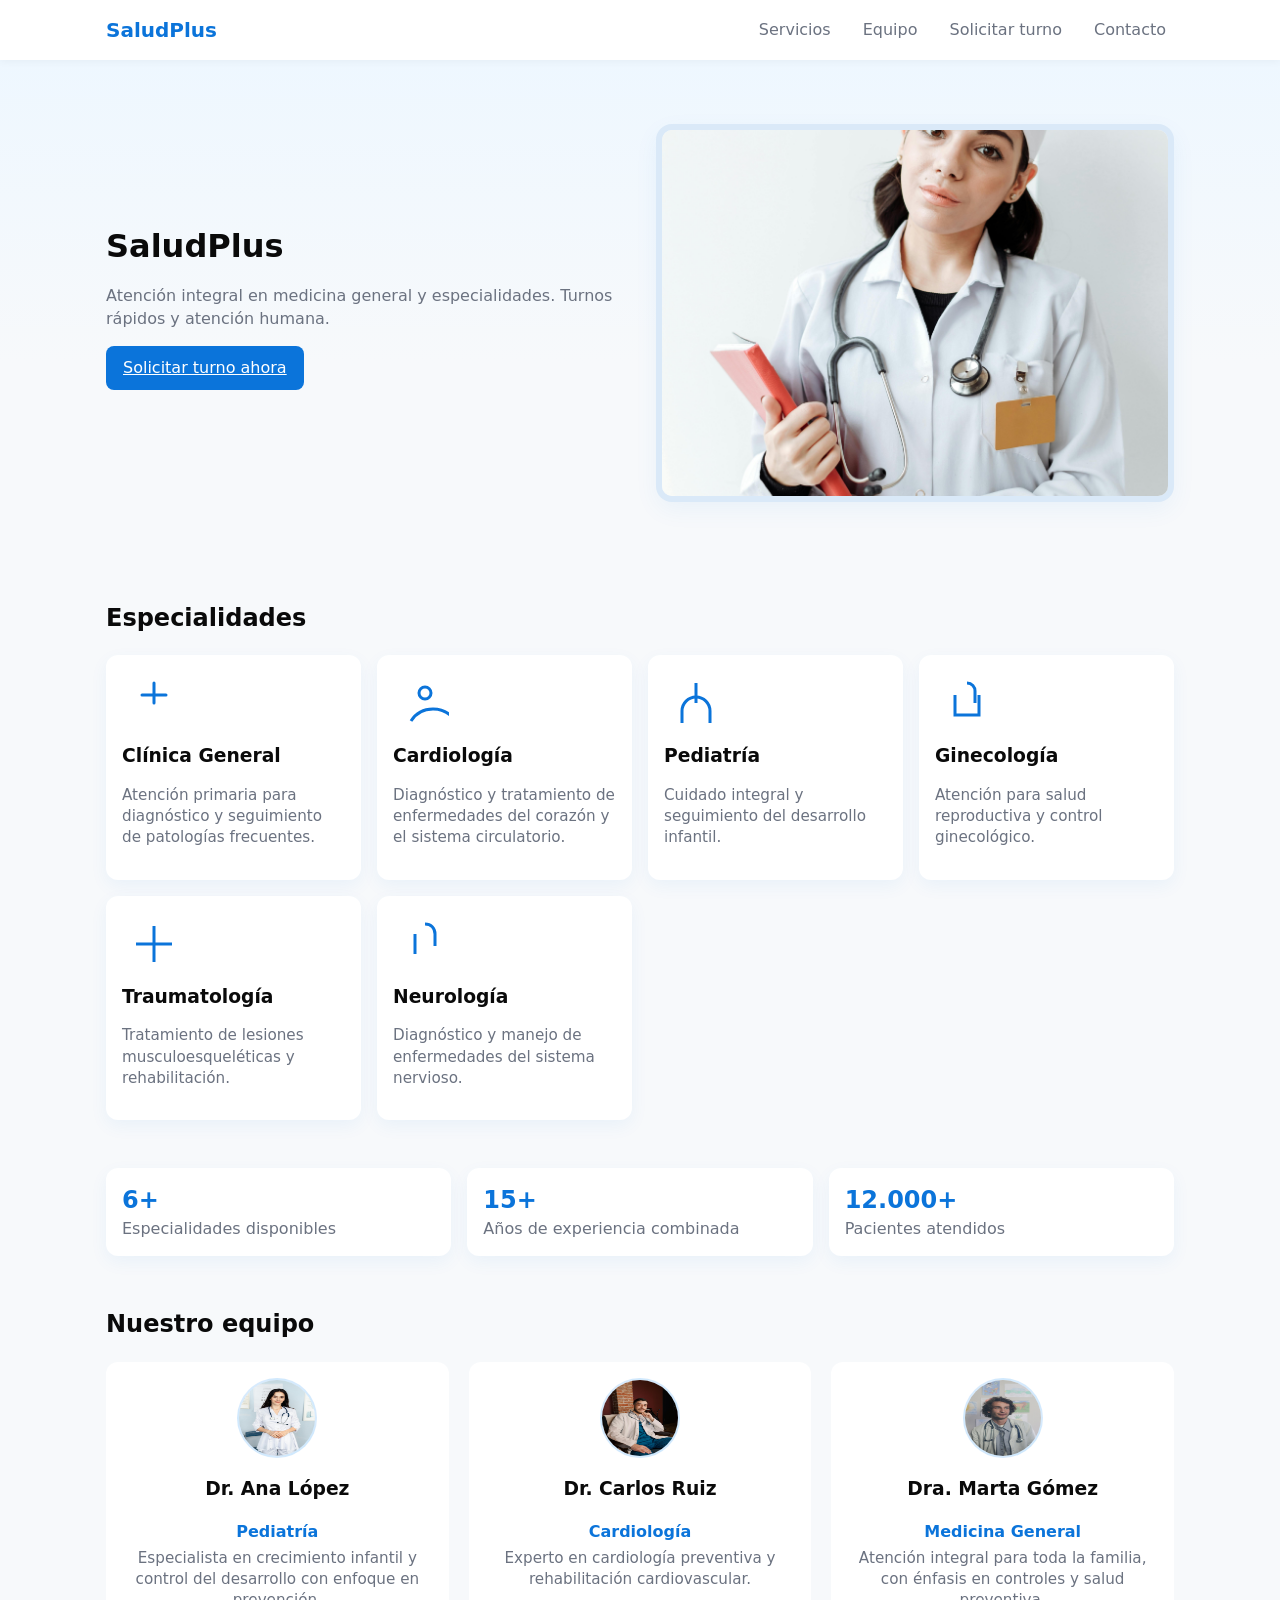
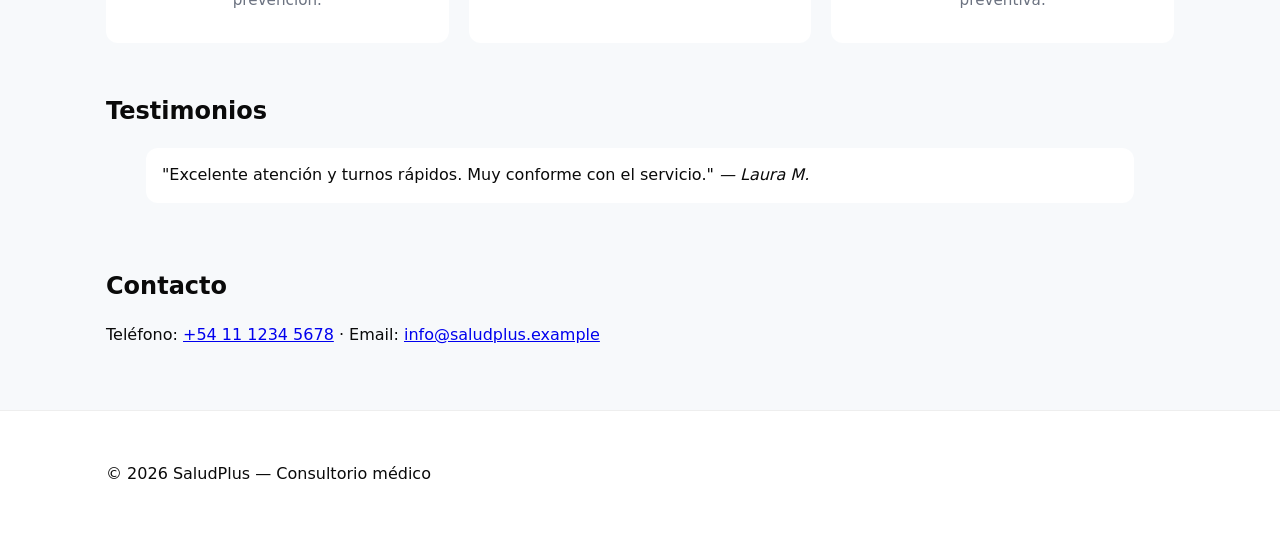
<file: index.html>
<!doctype html>
<html lang="es">
	<head>
		<meta charset="utf-8" />
		<meta name="viewport" content="width=device-width, initial-scale=1" />
		<meta name="description" content="SaludPlus - Atención médica en diversas especialidades. Solicita turnos online de forma rápida y segura." />
		<title>SaludPlus - Consultorio Médico</title>
		<link rel="stylesheet" href="style.css" />
		<script defer src="script.js"></script>
	</head>
	<body>
		<a class="skip-link" href="#main">Saltar al contenido</a>

		<header class="site-header">
			<div class="container header-inner">
				<a class="logo" href="#">SaludPlus</a>
				<button class="nav-toggle" aria-controls="primary-navigation" aria-expanded="false" aria-label="Abrir menú">☰</button>
				<nav id="primary-navigation" class="primary-nav" aria-label="Navegación principal">
					<ul>
						<li><a href="#servicios">Servicios</a></li>
						<li><a href="#equipo">Equipo</a></li>
						<li><a href="turnos.html">Solicitar turno</a></li>
						<li><a href="#contacto">Contacto</a></li>
					</ul>
				</nav>
			</div>
		</header>

		<main id="main">
			<section class="hero">
				<div class="container hero-inner">
					<div class="hero-copy">
						<h1>SaludPlus</h1>
						<p>Atención integral en medicina general y especialidades. Turnos rápidos y atención humana.</p>
						<p><a class="btn primary" href="turnos.html">Solicitar turno ahora</a></p>
					</div>
					<div class="hero-visual" aria-hidden="true">
						<img src="images/doctor%20imagen%20principal.jpg" alt="Doctor principal" />
					</div>
				</div>
			</section>

			<section id="servicios" class="servicios container">
				<h2>Especialidades</h2>
				<div class="grid servicios-grid">
					<article class="card servicio">
						<div class="icon" aria-hidden="true">
							<svg width="48" height="48" viewBox="0 0 24 24" fill="none" xmlns="http://www.w3.org/2000/svg"><path d="M12 2v10" stroke="#0B74DA" stroke-width="1.5" stroke-linecap="round" stroke-linejoin="round"/><path d="M6 8h12" stroke="#0B74DA" stroke-width="1.5" stroke-linecap="round" stroke-linejoin="round"/></svg>
						</div>
						<h3>Clínica General</h3>
						<p>Atención primaria para diagnóstico y seguimiento de patologías frecuentes.</p>
					</article>
					<article class="card servicio">
						<div class="icon" aria-hidden="true">
							<svg width="48" height="48" viewBox="0 0 24 24" fill="none"><circle cx="12" cy="7" r="3" stroke="#0B74DA" stroke-width="1.5"/><path d="M5 21c2.5-4 6.5-6 11-6s8.5 2 11 6" stroke="#0B74DA" stroke-width="1.5"/></svg>
						</div>
						<h3>Cardiología</h3>
						<p>Diagnóstico y tratamiento de enfermedades del corazón y el sistema circulatorio.</p>
					</article>
					<article class="card servicio">
						<div class="icon" aria-hidden="true">
							<svg width="48" height="48" viewBox="0 0 24 24" fill="none"><path d="M12 2v10" stroke="#0B74DA" stroke-width="1.5"/><path d="M5 22v-6a7 7 0 0114 0v6" stroke="#0B74DA" stroke-width="1.5"/></svg>
						</div>
						<h3>Pediatría</h3>
						<p>Cuidado integral y seguimiento del desarrollo infantil.</p>
					</article>
					<article class="card servicio">
						<div class="icon" aria-hidden="true">
							<svg width="48" height="48" viewBox="0 0 24 24" fill="none"><path d="M12 2c2.5 0 4 2 4 4v6" stroke="#0B74DA" stroke-width="1.5"/><path d="M6 8v10h12V8" stroke="#0B74DA" stroke-width="1.5"/></svg>
						</div>
						<h3>Ginecología</h3>
						<p>Atención para salud reproductiva y control ginecológico.</p>
					</article>
					<article class="card servicio">
						<div class="icon" aria-hidden="true">
							<svg width="48" height="48" viewBox="0 0 24 24" fill="none"><path d="M3 12h18" stroke="#0B74DA" stroke-width="1.5"/><path d="M12 3v18" stroke="#0B74DA" stroke-width="1.5"/></svg>
						</div>
						<h3>Traumatología</h3>
						<p>Tratamiento de lesiones musculoesqueléticas y rehabilitación.</p>
					</article>
					<article class="card servicio">
						<div class="icon" aria-hidden="true">
							<svg width="48" height="48" viewBox="0 0 24 24" fill="none"><path d="M12 2c3 0 5 2 5 5v6" stroke="#0B74DA" stroke-width="1.5"/><path d="M7 7v10" stroke="#0B74DA" stroke-width="1.5"/></svg>
						</div>
						<h3>Neurología</h3>
						<p>Diagnóstico y manejo de enfermedades del sistema nervioso.</p>
					</article>
				</div>
			</section>

			<section class="highlights container" aria-label="Datos destacados">
				<div class="grid highlights-grid">
					<div class="highlight card">
						<h3>6+</h3>
						<p>Especialidades disponibles</p>
					</div>
					<div class="highlight card">
						<h3>15+</h3>
						<p>Años de experiencia combinada</p>
					</div>
					<div class="highlight card">
						<h3>12.000+</h3>
						<p>Pacientes atendidos</p>
					</div>
				</div>
			</section>

			<section id="equipo" class="equipo container">
				<h2>Nuestro equipo</h2>
				<div class="grid equipo-grid">
					<article class="profile">
						<img class="avatar" src="images/doctor%201.jpg" alt="Dr. Ana López" />
						<h3>Dr. Ana López</h3>
						<p class="specialidad">Pediatría</p>
						<p class="bio">Especialista en crecimiento infantil y control del desarrollo con enfoque en prevención.</p>
					</article>
					<article class="profile">
						<img class="avatar" src="images/doctor%202.jpg" alt="Dr. Carlos Ruiz" />
						<h3>Dr. Carlos Ruiz</h3>
						<p class="specialidad">Cardiología</p>
						<p class="bio">Experto en cardiología preventiva y rehabilitación cardiovascular.</p>
					</article>
					<article class="profile">
						<img class="avatar" src="images/doctor%203.jpg" alt="Dra. Marta Gómez" />
						<h3>Dra. Marta Gómez</h3>
						<p class="specialidad">Medicina General</p>
						<p class="bio">Atención integral para toda la familia, con énfasis en controles y salud preventiva.</p>
					</article>
				</div>
			</section>

			<section id="testimonios" class="testimonios container">
				<h2>Testimonios</h2>
				<blockquote>
					"Excelente atención y turnos rápidos. Muy conforme con el servicio."
					<cite>— Laura M.</cite>
				</blockquote>
			</section>

			<section id="contacto" class="contacto container">
				<h2>Contacto</h2>
				<p>Teléfono: <a href="tel:+541112345678">+54 11 1234 5678</a> · Email: <a href="mailto:info@saludplus.example">info@saludplus.example</a></p>
			</section>
		</main>

		<footer class="site-footer">
			<div class="container footer-inner">
				<p>© <span id="year"></span> SaludPlus — Consultorio médico</p>
			</div>
		</footer>

		<!-- Turnos ahora en página separada: turnos.html -->

	</body>
</html>
</file>
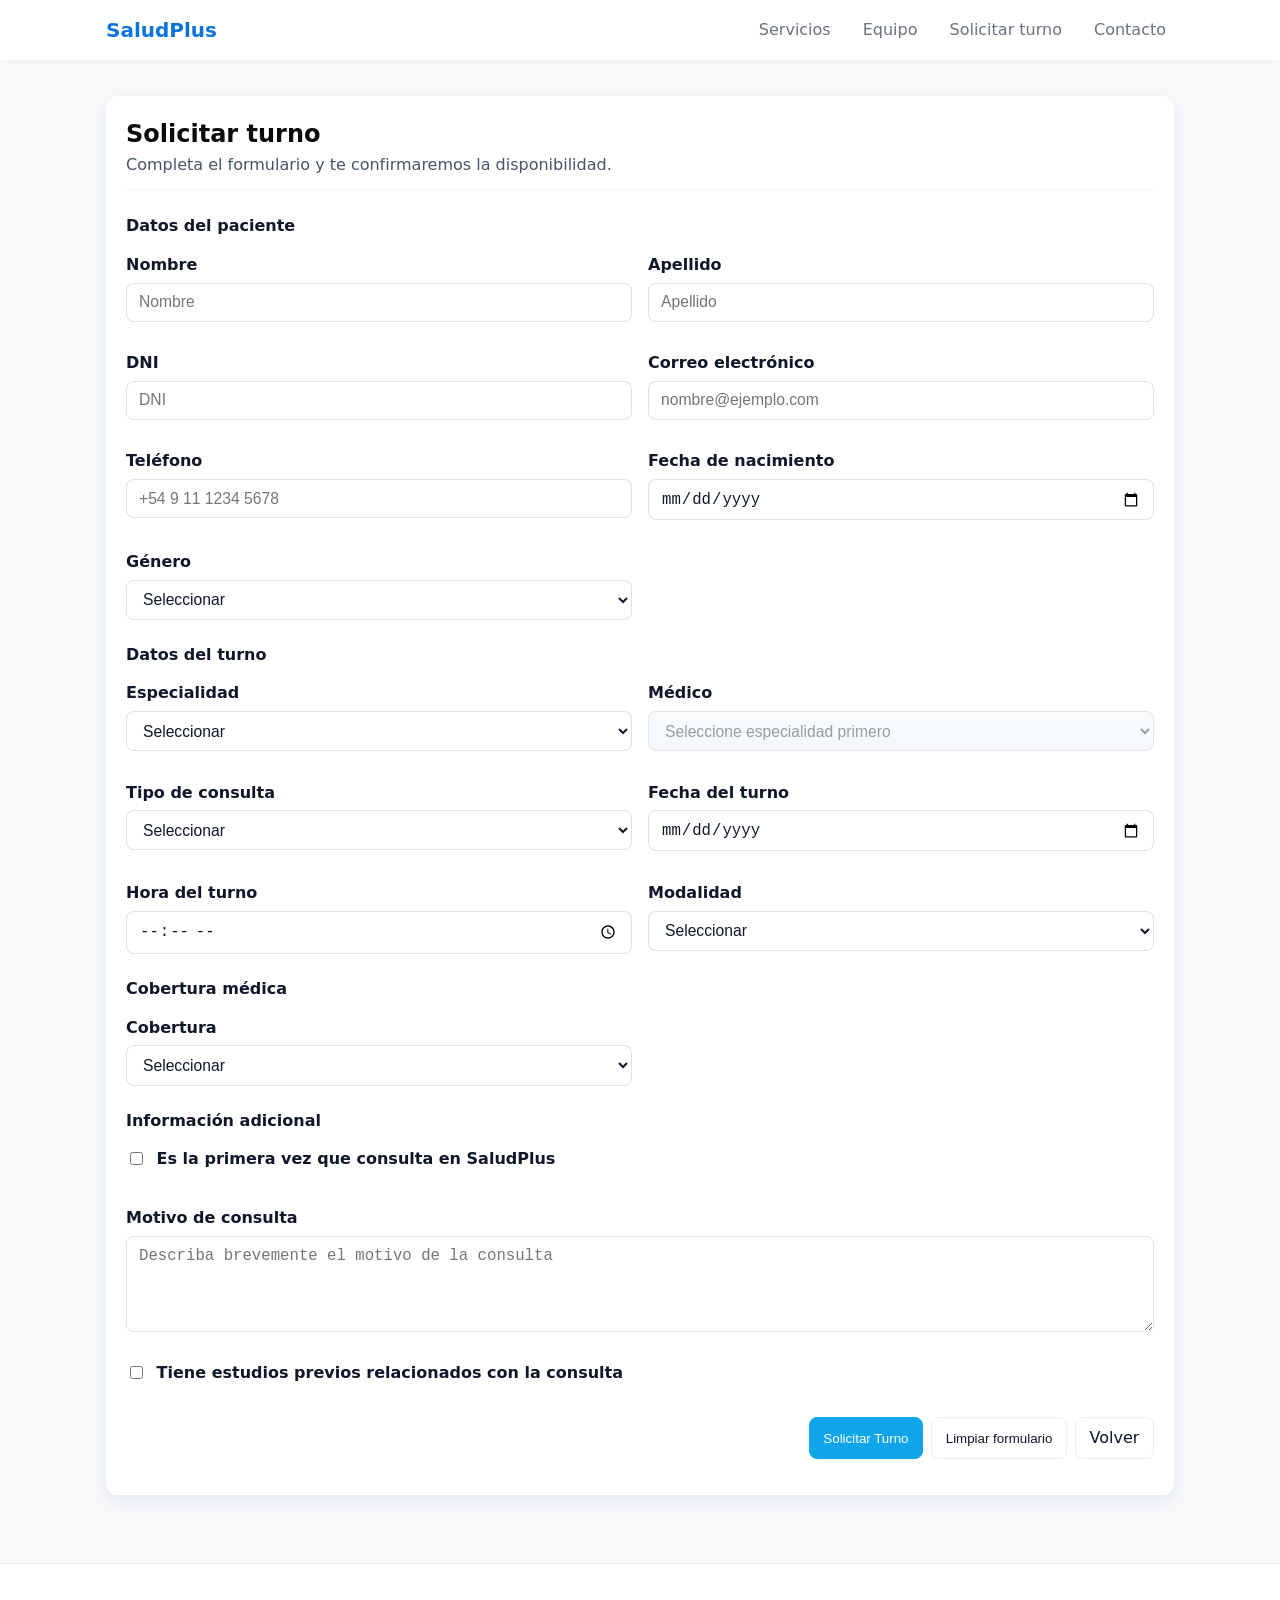
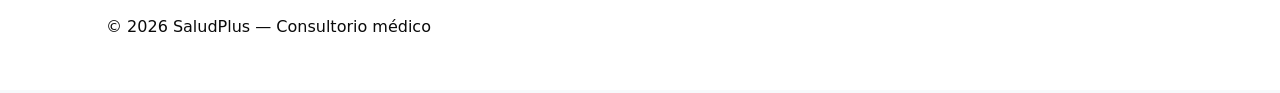
<file: turnos.html>
<!doctype html>
<html lang="es">
  <head>
    <meta charset="utf-8" />
    <meta name="viewport" content="width=device-width, initial-scale=1" />
    <title>Solicitar Turno — SaludPlus</title>
    <link rel="stylesheet" href="style.css" />
    <link rel="stylesheet" href="turnos.css" />
    <script defer src="js/validaciones.js"></script>
    <script defer src="script.js"></script>
  </head>
  <body>
    <header class="site-header">
      <div class="container header-inner">
        <a class="logo" href="index.html">SaludPlus</a>
        <button class="nav-toggle" aria-controls="primary-navigation" aria-expanded="false" aria-label="Abrir menú">☰</button>
        <nav id="primary-navigation" class="primary-nav" aria-label="Navegación principal">
          <ul>
            <li><a href="index.html#servicios">Servicios</a></li>
            <li><a href="index.html#equipo">Equipo</a></li>
            <li><a href="turnos.html">Solicitar turno</a></li>
            <li><a href="index.html#contacto">Contacto</a></li>
          </ul>
        </nav>
      </div>
    </header>

    <main class="container">
      <div class="card">
        <div class="card-header">
          <h1>Solicitar turno</h1>
          <p>Completa el formulario y te confirmaremos la disponibilidad.</p>
        </div>

        <form id="form-turno" novalidate>
        <fieldset>
          <legend>Datos del paciente</legend>
          <div class="form-row">
            <label for="nombre">Nombre</label>
            <input id="nombre" name="nombre" type="text" placeholder="Nombre" required />
          </div>
          <div class="form-row">
            <label for="apellido">Apellido</label>
            <input id="apellido" name="apellido" type="text" placeholder="Apellido" required />
          </div>
          <div class="form-row">
            <label for="dni">DNI</label>
            <input id="dni" name="dni" type="text" placeholder="DNI" required />
          </div>
          <div class="form-row">
            <label for="email">Correo electrónico</label>
            <input id="email" name="email" type="email" placeholder="nombre@ejemplo.com" required />
          </div>
          <div class="form-row">
            <label for="telefono">Teléfono</label>
            <input id="telefono" name="telefono" type="tel" placeholder="+54 9 11 1234 5678" required />
          </div>
          <div class="form-row">
            <label for="nacimiento">Fecha de nacimiento</label>
            <input id="nacimiento" name="nacimiento" type="date" required />
          </div>
          <div class="form-row">
            <label for="genero">Género</label>
            <select id="genero" name="genero" required>
              <option value="">Seleccionar</option>
              <option>Masculino</option>
              <option>Femenino</option>
              <option>Otro</option>
              <option>Prefiero no especificar</option>
            </select>
          </div>
        </fieldset>

        <fieldset>
          <legend>Datos del turno</legend>
          <div class="form-row">
            <label for="especialidad">Especialidad</label>
            <select id="especialidad" name="especialidad" required>
              <option value="">Seleccionar</option>
              <option value="Clinica General">Clínica General</option>
              <option value="Cardiologia">Cardiología</option>
              <option value="Pediatria">Pediatría</option>
              <option value="Ginecologia">Ginecología</option>
              <option value="Traumatologia">Traumatología</option>
              <option value="Neurologia">Neurología</option>
            </select>
          </div>
          <div class="form-row">
            <label for="medico">Médico</label>
            <select id="medico" name="medico" disabled required>
              <option value="">Seleccione especialidad primero</option>
            </select>
          </div>
          <div class="form-row">
            <label for="tipo_consulta">Tipo de consulta</label>
            <select id="tipo_consulta" name="tipo_consulta" required>
              <option value="">Seleccionar</option>
              <option>Primera consulta</option>
              <option>Control</option>
              <option>Resultado de estudios</option>
            </select>
          </div>
          <div class="form-row">
            <label for="fecha_turno">Fecha del turno</label>
            <input id="fecha_turno" name="fecha_turno" type="date" required />
          </div>
          <div class="form-row">
            <label for="hora_turno">Hora del turno</label>
            <input id="hora_turno" name="hora_turno" type="time" required />
          </div>
          <div class="form-row">
            <label for="modalidad">Modalidad</label>
            <select id="modalidad" name="modalidad" required>
              <option value="">Seleccionar</option>
              <option value="Presencial">Presencial</option>
              <option value="Videoconsulta">Videoconsulta</option>
            </select>
          </div>
          <div class="form-row" id="plataforma-row" style="display:none">
            <label for="plataforma">Plataforma preferida</label>
            <select id="plataforma" name="plataforma">
              <option value="">Seleccionar</option>
              <option>Zoom</option>
              <option>Google Meet</option>
              <option>Teams</option>
            </select>
          </div>
        </fieldset>

        <fieldset>
          <legend>Cobertura médica</legend>
          <div class="form-row">
            <label for="cobertura">Cobertura</label>
            <select id="cobertura" name="cobertura" required>
              <option value="">Seleccionar</option>
              <option>OSDE</option>
              <option>Swiss Medical</option>
              <option>Galeno</option>
              <option>IOMA</option>
              <option>Medicus</option>
              <option>Sancor Salud</option>
              <option>Particular</option>
            </select>
          </div>
          <div class="form-row" id="credencial-row" style="display:none">
            <label for="numero_credencial">Número de credencial</label>
            <input id="numero_credencial" name="numero_credencial" type="text" placeholder="Número de credencial" />
          </div>
          <div class="form-row" id="plan-row" style="display:none">
            <label for="plan">Plan</label>
            <input id="plan" name="plan" type="text" placeholder="Plan (si aplica)" />
          </div>
        </fieldset>

        <fieldset>
          <legend>Información adicional</legend>
          <div class="form-row">
            <label for="primera_visita">
              <input id="primera_visita" name="primera_visita" type="checkbox" /> Es la primera vez que consulta en SaludPlus
            </label>
          </div>
          <div class="form-row" id="conocio-row" style="display:none">
            <label for="como_nos_conocio">¿Cómo nos conoció?</label>
            <select id="como_nos_conocio" name="como_nos_conocio">
              <option value="">Seleccionar</option>
              <option>Busqueda en internet</option>
              <option>Recomendacion de un conocido</option>
              <option>Redes sociales</option>
              <option>Otro</option>
            </select>
          </div>
          <div class="form-row full-width">
            <label for="motivo">Motivo de consulta</label>
            <textarea id="motivo" name="motivo" rows="4" placeholder="Describa brevemente el motivo de la consulta" required></textarea>
          </div>
          <div class="form-row">
            <label for="estudios_previos">
              <input id="estudios_previos" name="estudios_previos" type="checkbox" /> Tiene estudios previos relacionados con la consulta
            </label>
          </div>
          <div class="form-row full-width" id="estudios-row" style="display:none">
            <label for="descripcion_estudios">Descripción de estudios</label>
            <textarea id="descripcion_estudios" name="descripcion_estudios" rows="3" placeholder="Describa los estudios (fechas, lugar, resultados)"></textarea>
          </div>
        </fieldset>

        <div class="form-actions">
          <button type="submit" class="btn primary">Solicitar Turno</button>
          <button type="reset" class="btn">Limpiar formulario</button>
          <a class="btn" href="index.html">Volver</a>
        </div>
        <p class="form-status" aria-live="polite"></p>
        </form>
      </div>
    </main>

    <footer class="site-footer">
      <div class="container footer-inner">
        <p>© <span id="year"></span> SaludPlus — Consultorio médico</p>
      </div>
    </footer>
  </body>
</html>
</file>
<file: style.css>
:root{
	--bg:#f7f9fb;
	--card:#ffffff;
	--primary:#0b74da;
	--muted:#6b7280;
	--radius:12px;
	--max-width:1100px;
	--gap:1.25rem;
	font-family: Inter, system-ui, -apple-system, 'Segoe UI', Roboto, 'Helvetica Neue', Arial;
}

*{box-sizing:border-box}
html,body{height:100%}
body{margin:0;background:var(--bg);color:#0a0a0a;line-height:1.4}

.container{max-width:var(--max-width);margin:0 auto;padding:1rem}
.header-inner, .footer-inner{display:flex;align-items:center;justify-content:space-between}

.skip-link{position:absolute;left:-9999px;top:auto;width:1px;height:1px;overflow:hidden}
.skip-link:focus{left:0;top:0;width:auto;height:auto;padding:.5rem;background:#fff;border:1px solid #ddd}

.site-header{background:#fff;box-shadow:0 2px 8px rgba(10,10,10,.04);position:sticky;top:0;z-index:50}
.logo{font-weight:700;color:var(--primary);text-decoration:none;font-size:1.25rem}

.primary-nav ul{list-style:none;margin:0;padding:0;display:flex;gap:1rem}
.primary-nav a{text-decoration:none;color:var(--muted);padding:.35rem .5rem;border-radius:6px}
.primary-nav a:focus,.primary-nav a:hover{background:rgba(11,116,218,0.06);color:var(--primary);outline:none}
.nav-toggle{display:none;background:transparent;border:0;font-size:1.25rem}

.hero{padding:3rem 0;background:linear-gradient(180deg, #eef7ff 0%, transparent 60%)}
.hero-inner{display:grid;grid-template-columns:1fr 1fr;gap:2rem;align-items:center}
.hero-copy h1{font-size:2rem;margin:.25rem 0}
.hero-copy p{color:var(--muted)}
.hero-visual{height:clamp(280px,42vh,520px);border-radius:16px;overflow:hidden;display:flex;align-items:center;justify-content:center;background:var(--bg);border:6px solid rgba(11,116,218,0.12);box-shadow:0 8px 24px rgba(11,116,218,0.06)}
.hero-visual img{width:100%;height:100%;object-fit:cover;object-position:center;display:block}

/* Field error */
.field-error{display:block;color:#b91c1c;font-size:.85rem;margin-top:.25rem}

/* Toast notifications */
.toast-container{position:fixed;right:1rem;bottom:1rem;display:flex;flex-direction:column;gap:.5rem;z-index:9999}
.toast{min-width:220px;padding:.6rem 1rem;border-radius:10px;color:#fff;box-shadow:0 6px 18px rgba(2,6,23,.2);font-weight:600}
.toast--success{background:linear-gradient(90deg,#16a34a,#34d399)}
.toast--error{background:linear-gradient(90deg,#dc2626,#f97316)}
.toast-hide{opacity:0;transform:translateY(8px);transition:all .22s ease}
.toast-show{opacity:1;transform:none;transition:all .22s ease}

.grid{display:grid;gap:var(--gap)}
.servicios-grid{display:grid;grid-template-columns:repeat(auto-fit,minmax(220px,1fr));gap:1rem}
.servicio .icon{height:64px;width:64px;display:flex;align-items:center;justify-content:center;margin-bottom:.5rem}
.servicio h3{margin:.25rem 0}
.servicio p{color:var(--muted);font-size:.95rem}

.highlights-grid{display:grid;grid-template-columns:repeat(3,1fr);gap:1rem;margin-top:1rem}
.highlight h3{margin:0;font-size:1.5rem;color:var(--primary)}
.highlight p{margin:0;color:var(--muted)}
.card{background:var(--card);padding:1rem;border-radius:var(--radius);box-shadow:0 6px 18px rgba(11,116,218,0.06)}

.equipo-grid{grid-template-columns:repeat(3,1fr)}
.profile{background:var(--card);padding:1rem;border-radius:var(--radius);text-align:center}
.avatar{height:80px;width:80px;border-radius:50%;overflow:hidden;margin:0 auto 0.5rem;display:block;border:2px solid rgba(11,116,218,0.06);background:linear-gradient(135deg,#e6f2ff,#dbefff)}
.avatar img{width:100%;height:100%;display:block;object-fit:cover}
.specialidad{font-weight:600;color:var(--primary);margin:0.25rem 0}
.bio{color:var(--muted);font-size:.95rem;margin-top:.25rem}
.avatar img{width:100%;height:100%;display:block;object-fit:cover}

.testimonios blockquote{background:var(--card);padding:1rem;border-radius:var(--radius)}

.site-footer{padding:1.25rem 0;background:#fff;margin-top:2rem;border-top:1px solid #eee}

.btn{display:inline-block;padding:.6rem 1rem;border-radius:8px;border:1px solid transparent;background:transparent;cursor:pointer}
.btn.primary{background:var(--primary);color:#fff}

/* Modal */
.modal{position:fixed;inset:0;display:none;align-items:center;justify-content:center;background:rgba(4,6,8,0.45);padding:1rem}
.modal[aria-hidden="false"]{display:flex}
.modal-content{background:var(--card);padding:1rem;border-radius:12px;max-width:480px;width:100%}
.modal-close{float:right;border:0;background:transparent;font-size:1.1rem}
.modal form label{display:block;margin:.5rem 0}
.form-actions{display:flex;gap:.5rem;justify-content:flex-end;margin-top:.75rem}
.form-status{color:var(--muted);font-size:.95rem;margin-top:.5rem}

/* Responsive */
@media (max-width:900px){
	.hero-inner{grid-template-columns:1fr}
	.servicios-grid,.equipo-grid{grid-template-columns:1fr}
}
@media (max-width:700px){
	.primary-nav{position:absolute;right:1rem;top:64px;background:#fff;padding:1rem;border-radius:8px;box-shadow:0 8px 24px rgba(0,0,0,.08);display:none}
	.primary-nav[data-open="true"]{display:block}
	.nav-toggle{display:inline-block}
}
</file>
<file: turnos.css>
/* Estilos específicos para validación en turnos */
.campo-error{border:2px solid #dc2626;background:rgba(220,38,38,0.04);}
.campo-ok{border:2px solid #16a34a;background:rgba(16,163,127,0.04);}
.mensaje-error{display:block;color:#b91c1c;font-size:.85rem;margin-top:.25rem}

/* Ajustes para layout de form rows */
/* Base de la tarjeta del formulario */
.card{background:#ffffff;border-radius:12px;box-shadow:0 6px 18px rgba(13,38,59,0.08);padding:1.25rem;margin:1.25rem 0}
.card-header{border-bottom:1px solid rgba(15,23,42,0.04);padding-bottom:.75rem;margin-bottom:1rem}
.card-header h1{margin:.15rem 0;font-size:1.5rem}
.card-header p{margin:0;color:#475569}

.form-row{display:flex;flex-direction:column;margin-bottom:0.9rem}
.form-row label{font-weight:600;margin-bottom:0.4rem;color:#0f172a}

/* Inputs y selects con estilo moderno */
input[type="text"],input[type="email"],input[type="tel"],input[type="date"],input[type="time"],select,textarea{
  border:1px solid rgba(15,23,42,0.12);padding:.6rem .75rem;border-radius:8px;background:#fff;outline:none;font-size:0.98rem;color:#0f172a
}
input:focus,select:focus,textarea:focus{box-shadow:0 4px 12px rgba(2,6,23,0.06);border-color:#3b82f6}

.form-actions{display:flex;gap:.5rem;flex-wrap:wrap;margin-top:0.75rem}
.btn{padding:.55rem .85rem;border-radius:8px;border:1px solid rgba(15,23,42,0.08);background:transparent;color:#0f172a;text-decoration:none;cursor:pointer}
.btn.primary{background:#0ea5e9;border-color:#0ea5e9;color:#fff}
.btn.primary:hover{filter:brightness(.97)}

/* Responsive: fieldsets en 1 o 2 columnas */
form fieldset{border:0;padding:0;margin:0}
@media(min-width:800px){
  form fieldset{display:grid;grid-template-columns:repeat(2,1fr);gap:1rem}
  .form-actions{justify-content:flex-end}
}

/* Hacer que ciertos campos ocupen ambas columnas */
.form-row.full-width{grid-column:1 / -1}

/* Validación: mantener las clases ya existentes */
.campo-error{border:2px solid #dc2626;background:rgba(220,38,38,0.04)}
.campo-ok{border:2px solid #16a34a;background:rgba(16,163,127,0.04)}
.mensaje-error{display:block;color:#b91c1c;font-size:.85rem;margin-top:.25rem}

/* Mejora de accesibilidad y consistencia */
*{box-sizing:border-box}

/* Legend como subtítulos de sección */
legend{font-weight:700;padding:0.6rem 0;color:#0f172a;margin-bottom:0.4rem}

/* Checkbox/labels inline más legibles */
label > input[type="checkbox"]{margin-right:0.5rem;transform:translateY(1px)}
label[for] + .checkbox-label{display:flex;align-items:center}

/* Textareas y selects ocupen 100% */
textarea{min-height:96px}

/* Mejorar aspecto del select disabled */
select:disabled{background:linear-gradient(180deg, #f8fafc, #f1f5f9);color:#6b7280}
</file>
